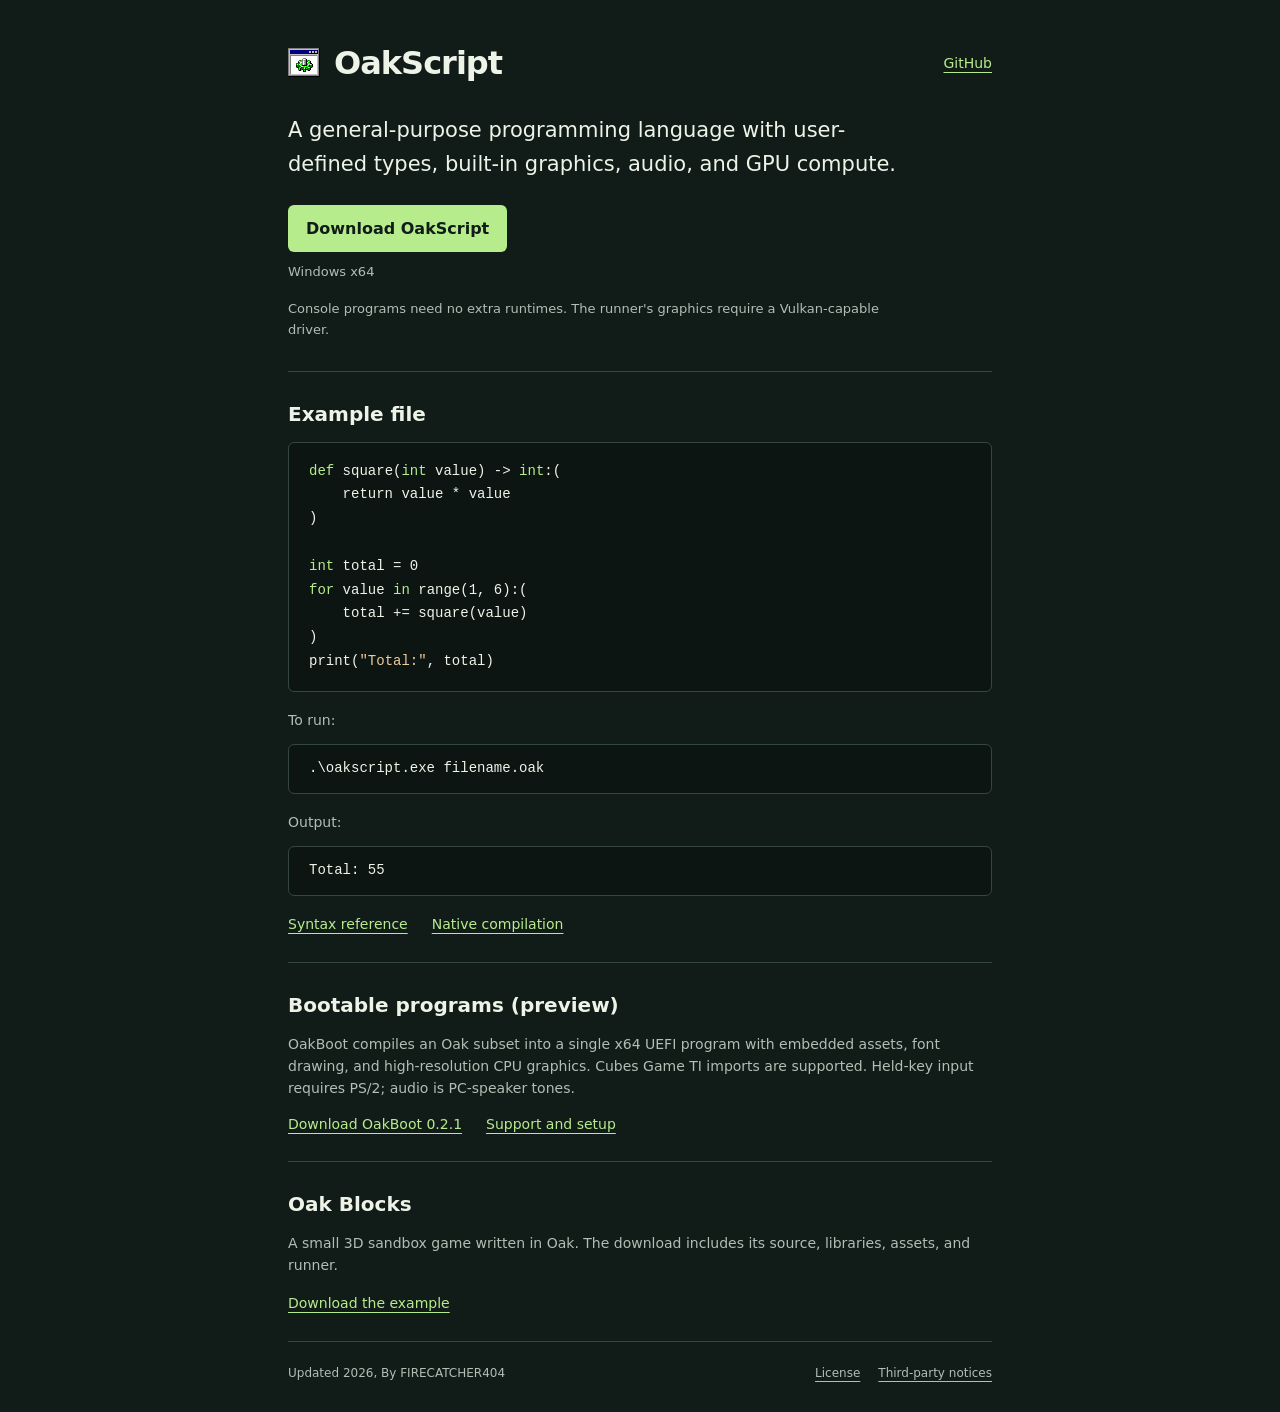
<file: index.html>
<!doctype html>
<html lang="en">
<head>
  <meta charset="utf-8">
  <meta name="viewport" content="width=device-width,initial-scale=1">
  <meta name="description" content="OakScript Project Page | Includes Downloads, Syntax, and Examples">
  <meta name="theme-color" content="#111c19">
  <title>OakScript</title>
  <link rel="icon" type="image/png" href="assets/logo.png">
  <link rel="stylesheet" href="styles.css?v=2">
</head>
<body>
  <a class="skip" href="#main">Skip to content</a>
  <div class="page">
    <header>
      <div class="brand"><img src="assets/logo.png" width="32" height="32" alt=""><h1>OakScript</h1></div>
      <a href="https://github.com/FIRECATCHER404/OakScript">GitHub</a>
    </header>
    <main id="main">
      <section class="intro" aria-label="About OakScript">
        <p class="lead">A general-purpose programming language with user-defined types, built-in graphics, audio, and GPU compute.</p>
        <a class="download" href="https://github.com/FIRECATCHER404/OakScript/releases/latest">Download OakScript</a>
        <p class="details">Windows x64</p>
        <p class="requirements">Console programs need no extra runtimes. The runner's graphics require a Vulkan-capable driver.</p>
      </section>
      <section class="example" aria-labelledby="run-title">
        <h2 id="run-title">Example file</h2>
        <pre><code><span class="keyword">def</span> square(<span class="keyword">int</span> value) -&gt; <span class="keyword">int</span>:(
    return value * value
)

<span class="keyword">int</span> total = 0
<span class="keyword">for</span> value <span class="keyword">in</span> range(1, 6):(
    total += square(value)
)
print(<span class="string">"Total:"</span>, total)</code></pre>
        <p>To run:</p>
        <pre class="command"><code>.\oakscript.exe filename.oak</code></pre>
        <p>Output:</p>
        <pre class="command"><code>Total: 55</code></pre>
        <nav class="docs" aria-label="Documentation">
          <a href="reference/syntax.html">Syntax reference</a>
          <a href="reference/native-compilation.html">Native compilation</a>
        </nav>
      </section>
      <section class="game" aria-labelledby="boot-title">
        <h2 id="boot-title">Bootable programs (preview)</h2>
        <p>OakBoot compiles an Oak subset into a single x64 UEFI program with embedded assets, font drawing, and high-resolution CPU graphics. Cubes Game TI imports are supported. Held-key input requires PS/2; audio is PC-speaker tones.</p>
        <nav class="docs" aria-label="OakBoot preview">
          <a href="https://github.com/FIRECATCHER404/OakScript/releases/download/v0.9.0/OakBoot-0.2.1-win-x64.zip">Download OakBoot 0.2.1</a>
          <a href="reference/oakboot.html">Support and setup</a>
        </nav>
      </section>
      <section class="game" aria-labelledby="game-title">
        <h2 id="game-title">Oak Blocks</h2>
        <p>A small 3D sandbox game written in Oak. The download includes its source, libraries, assets, and runner.</p>
        <a href="downloads/OakBlocks.zip" download>Download the example</a>
      </section>
    </main>
    <footer>
      <span>Updated 2026, By FIRECATCHER404</span>
      <div><a href="reference/LICENSE.txt">License</a><a href="reference/THIRD-PARTY-NOTICES.md">Third-party notices</a></div>
    </footer>
  </div>
</body>
</html>
</file>
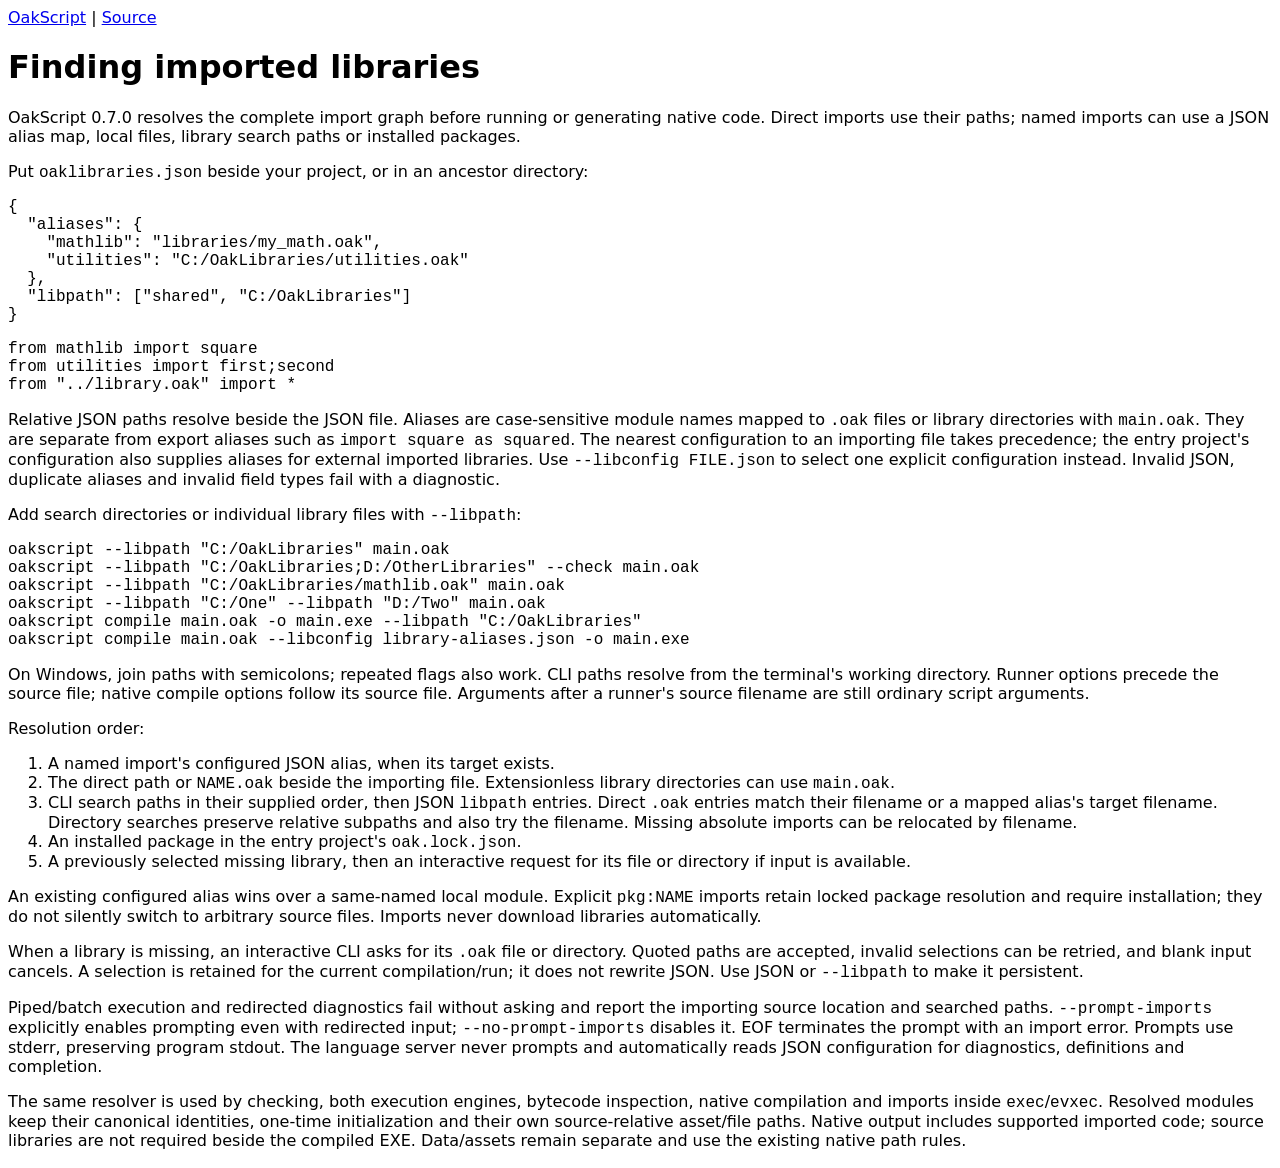
<file: reference/library-paths.html>
<!doctype html>
<html lang="en">
<head>
  <meta charset="utf-8">
  <meta name="viewport" content="width=device-width,initial-scale=1">
  <meta name="color-scheme" content="light dark">
  <title>Finding imported libraries - OakScript</title>
  <style>
    :root { color-scheme: light dark; }
    body { background: Canvas; color: CanvasText; font-family: system-ui, -apple-system, "Segoe UI", sans-serif; }
    code, pre { font-family: Consolas, "Cascadia Code", monospace; }
    pre { overflow-x: auto; }
  </style>
</head>
<body>
  <nav aria-label="Reference navigation"><a href="../">OakScript</a> | <a href="LIBRARY_PATHS.md">Source</a></nav>
  <main>
<h1>Finding imported libraries</h1>
<p>OakScript 0.7.0 resolves the complete import graph before running or generating
native code. Direct imports use their paths; named imports can use a JSON alias
map, local files, library search paths or installed packages.</p>
<p>Put <code>oaklibraries.json</code> beside your project, or in an ancestor directory:</p>
<pre><code class="language-json">{
  &quot;aliases&quot;: {
    &quot;mathlib&quot;: &quot;libraries/my_math.oak&quot;,
    &quot;utilities&quot;: &quot;C:/OakLibraries/utilities.oak&quot;
  },
  &quot;libpath&quot;: [&quot;shared&quot;, &quot;C:/OakLibraries&quot;]
}
</code></pre>
<pre><code class="language-oak">from mathlib import square
from utilities import first;second
from &quot;../library.oak&quot; import *
</code></pre>
<p>Relative JSON paths resolve beside the JSON file. Aliases are case-sensitive
module names mapped to <code>.oak</code> files or library directories with <code>main.oak</code>.
They are separate from export aliases such as <code>import square as squared</code>.
The nearest configuration to an importing file takes precedence; the entry
project's configuration also supplies aliases for external imported libraries.
Use <code>--libconfig FILE.json</code> to select one explicit configuration instead.
Invalid JSON, duplicate aliases and invalid field types fail with a diagnostic.</p>
<p>Add search directories or individual library files with <code>--libpath</code>:</p>
<pre><code class="language-powershell">oakscript --libpath &quot;C:/OakLibraries&quot; main.oak
oakscript --libpath &quot;C:/OakLibraries;D:/OtherLibraries&quot; --check main.oak
oakscript --libpath &quot;C:/OakLibraries/mathlib.oak&quot; main.oak
oakscript --libpath &quot;C:/One&quot; --libpath &quot;D:/Two&quot; main.oak
oakscript compile main.oak -o main.exe --libpath &quot;C:/OakLibraries&quot;
oakscript compile main.oak --libconfig library-aliases.json -o main.exe
</code></pre>
<p>On Windows, join paths with semicolons; repeated flags also work. CLI paths
resolve from the terminal's working directory. Runner options precede the
source file; native compile options follow its source file. Arguments after a
runner's source filename are still ordinary script arguments.</p>
<p>Resolution order:</p>
<ol>
<li>A named import's configured JSON alias, when its target exists.</li>
<li>The direct path or <code>NAME.oak</code> beside the importing file. Extensionless library
directories can use <code>main.oak</code>.</li>
<li>CLI search paths in their supplied order, then JSON <code>libpath</code> entries.
Direct <code>.oak</code> entries match their filename or a mapped alias's target filename.
Directory searches preserve relative subpaths and also try the filename.
Missing absolute imports can be relocated by filename.</li>
<li>An installed package in the entry project's <code>oak.lock.json</code>.</li>
<li>A previously selected missing library, then an interactive request for its
file or directory if input is available.</li>
</ol>
<p>An existing configured alias wins over a same-named local module. Explicit
<code>pkg:NAME</code> imports retain locked package resolution and require installation;
they do not silently switch to arbitrary source files. Imports never download
libraries automatically.</p>
<p>When a library is missing, an interactive CLI asks for its <code>.oak</code> file or
directory. Quoted paths are accepted, invalid selections can be retried, and
blank input cancels. A selection is retained for the current compilation/run;
it does not rewrite JSON. Use JSON or <code>--libpath</code> to make it persistent.</p>
<p>Piped/batch execution and redirected diagnostics fail without asking and report
the importing source location and searched paths. <code>--prompt-imports</code> explicitly
enables prompting even with redirected input; <code>--no-prompt-imports</code> disables it.
EOF terminates the prompt with an import error. Prompts use stderr, preserving
program stdout. The language server never prompts and automatically reads JSON
configuration for diagnostics, definitions and completion.</p>
<p>The same resolver is used by checking, both execution engines, bytecode
inspection, native compilation and imports inside <code>exec</code>/<code>evxec</code>. Resolved
modules keep their canonical identities, one-time initialization and their own
source-relative asset/file paths. Native output includes supported imported
code; source libraries are not required beside the compiled EXE. Data/assets
remain separate and use the existing native path rules.</p>
  </main>
</body>
</html>
</file>
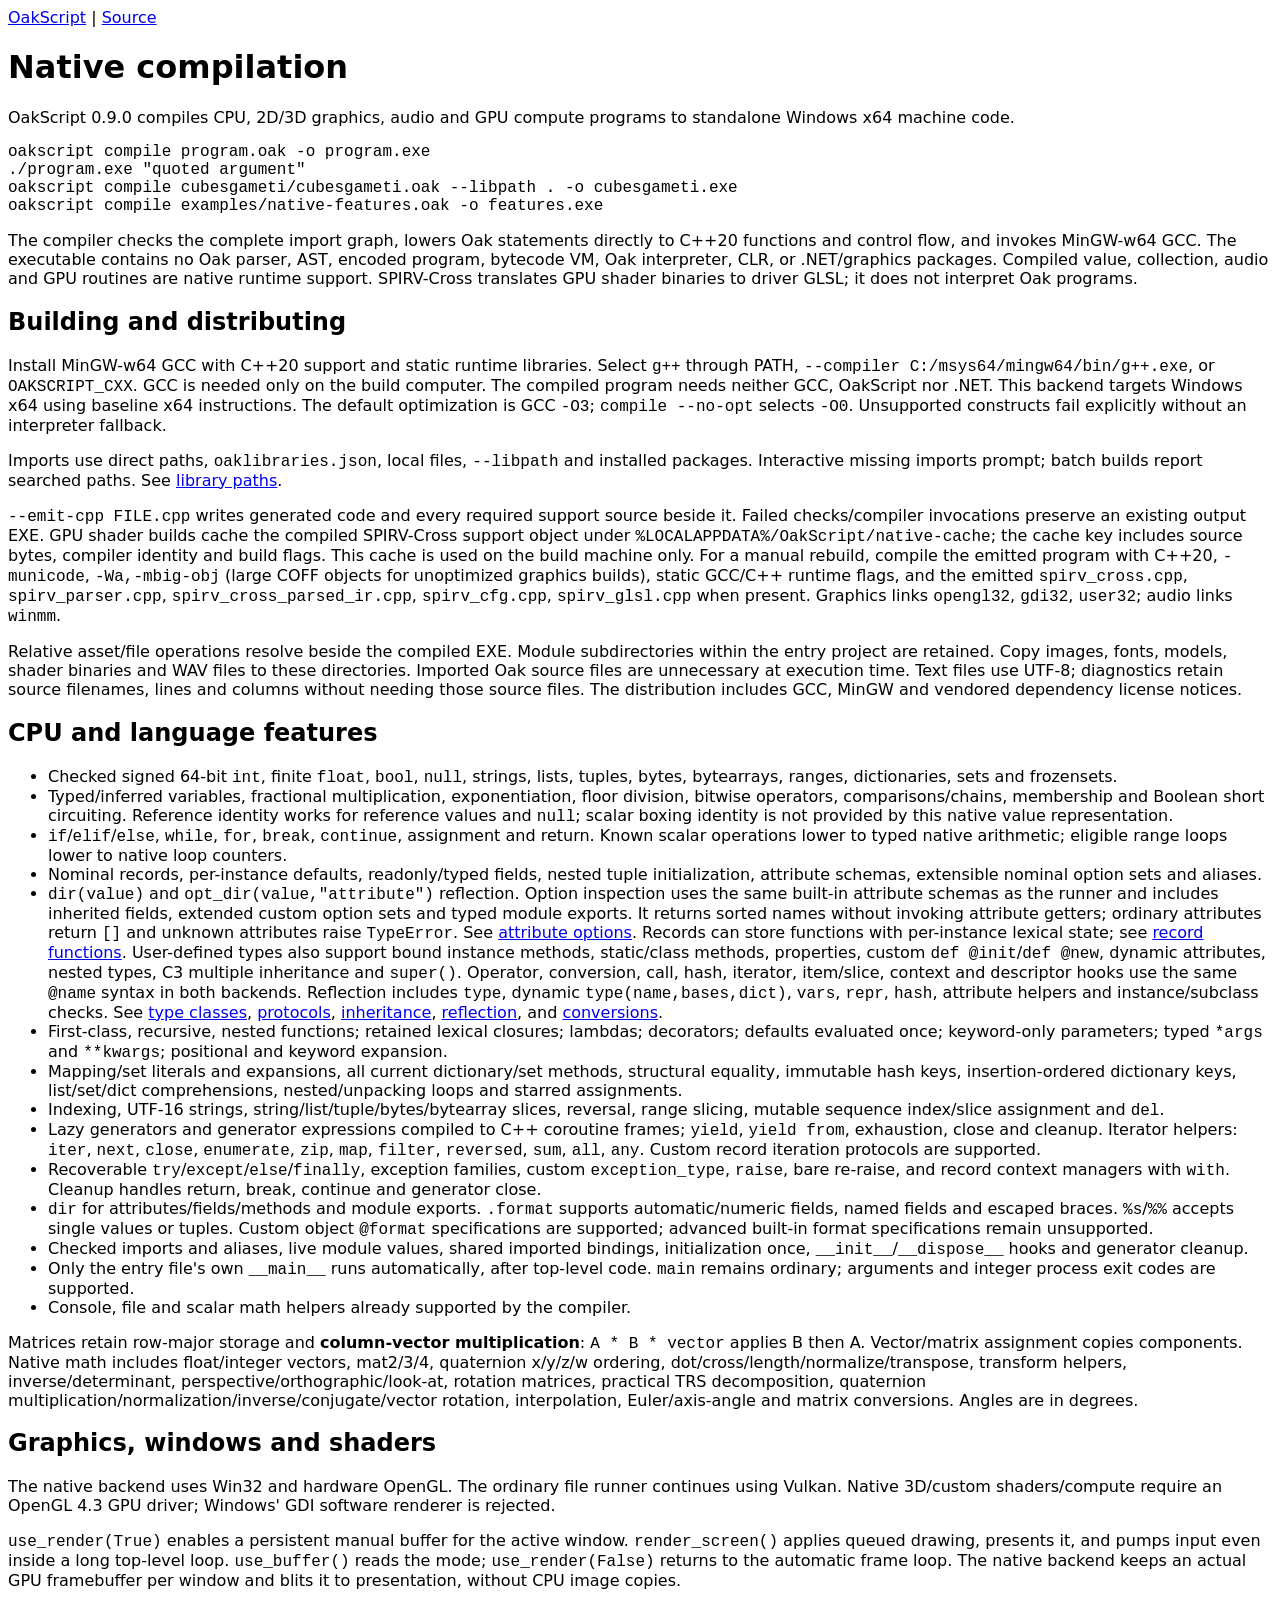
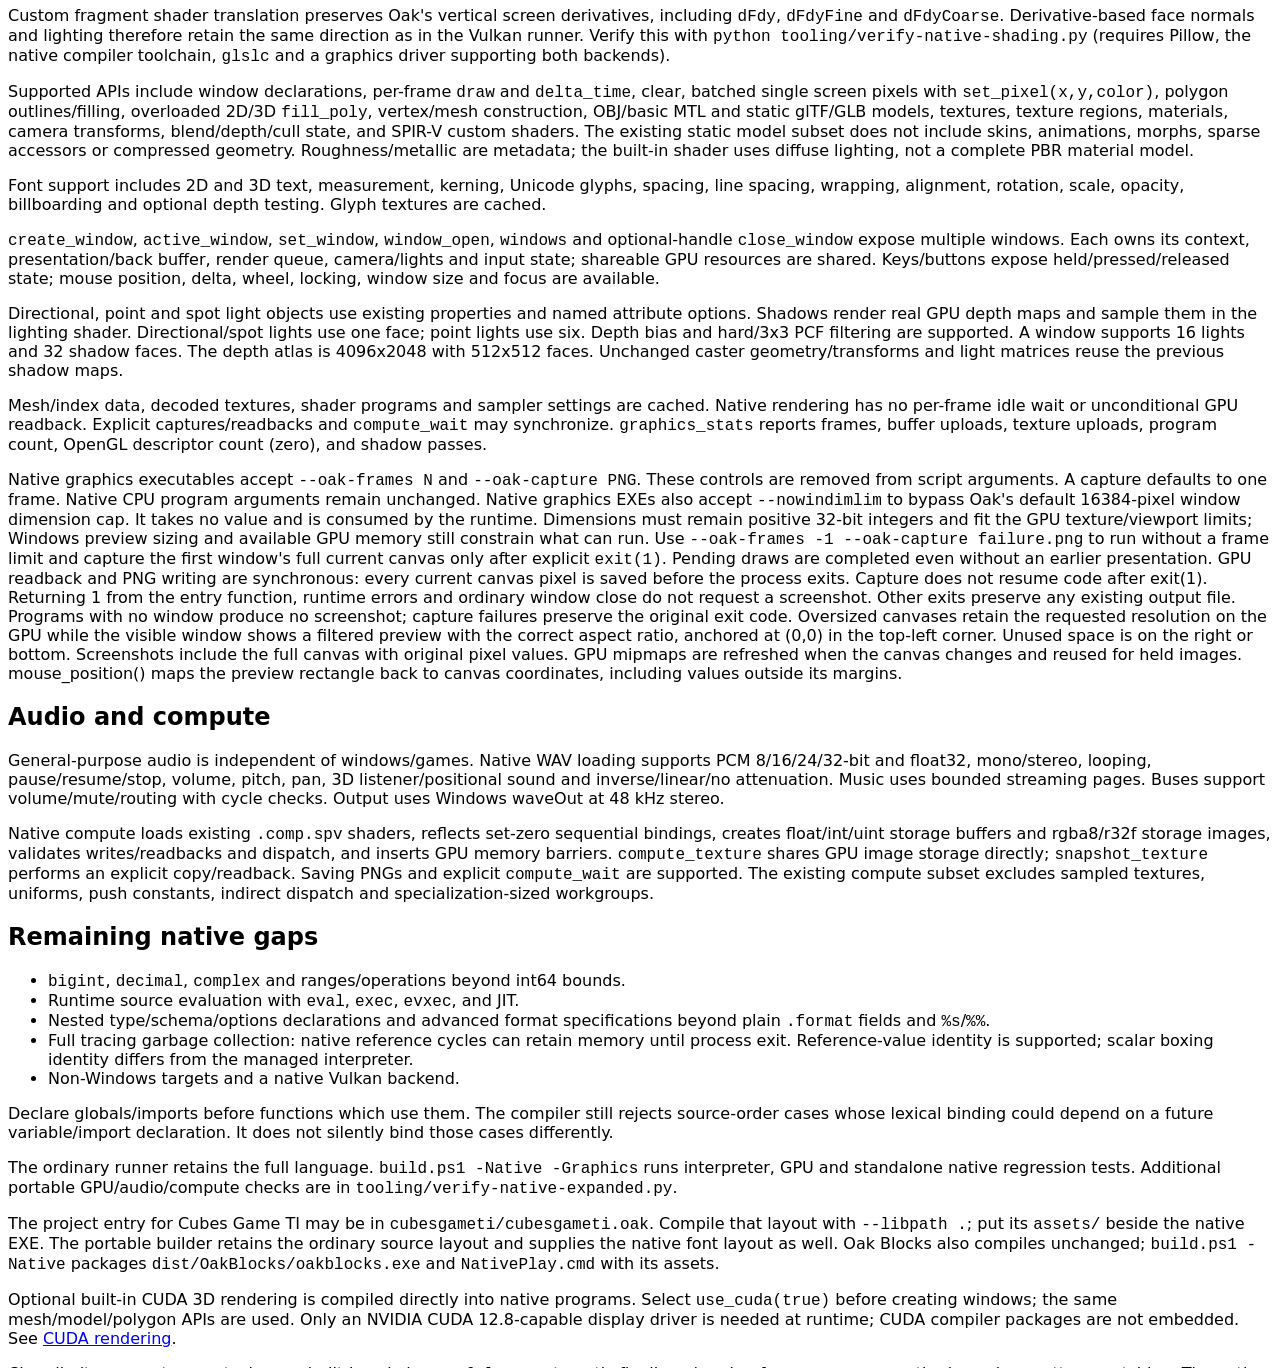
<file: reference/native-compilation.html>
<!doctype html>
<html lang="en">
<head>
  <meta charset="utf-8">
  <meta name="viewport" content="width=device-width,initial-scale=1">
  <meta name="color-scheme" content="light dark">
  <title>Native compilation - OakScript</title>
  <style>
    :root { color-scheme: light dark; }
    body { background: Canvas; color: CanvasText; font-family: system-ui, -apple-system, "Segoe UI", sans-serif; }
    code, pre { font-family: Consolas, "Cascadia Code", monospace; }
    pre { overflow-x: auto; }
  </style>
</head>
<body>
  <nav aria-label="Reference navigation"><a href="../">OakScript</a> | <a href="NATIVE_COMPILATION.md">Source</a></nav>
  <main>
<h1>Native compilation</h1>
<p>OakScript 0.9.0 compiles CPU, 2D/3D graphics, audio and GPU compute programs to
standalone Windows x64 machine code.</p>
<pre><code class="language-powershell">oakscript compile program.oak -o program.exe
./program.exe &quot;quoted argument&quot;
oakscript compile cubesgameti/cubesgameti.oak --libpath . -o cubesgameti.exe
oakscript compile examples/native-features.oak -o features.exe
</code></pre>
<p>The compiler checks the complete import graph, lowers Oak statements directly
to C++20 functions and control flow, and invokes MinGW-w64 GCC. The executable
contains no Oak parser, AST, encoded program, bytecode VM, Oak interpreter, CLR,
or .NET/graphics packages. Compiled value, collection, audio and GPU routines are
native runtime support. SPIRV-Cross translates GPU shader binaries to driver
GLSL; it does not interpret Oak programs.</p>
<h2>Building and distributing</h2>
<p>Install MinGW-w64 GCC with C++20 support and static runtime libraries. Select
<code>g++</code> through PATH, <code>--compiler C:/msys64/mingw64/bin/g++.exe</code>, or <code>OAKSCRIPT_CXX</code>.
GCC is needed only on the build computer. The compiled program needs neither
GCC, OakScript nor .NET. This backend targets Windows x64 using baseline x64
instructions. The default optimization is GCC <code>-O3</code>; <code>compile --no-opt</code> selects
<code>-O0</code>. Unsupported constructs fail explicitly without an interpreter fallback.</p>
<p>Imports use direct paths, <code>oaklibraries.json</code>, local files, <code>--libpath</code> and
installed packages. Interactive missing imports prompt; batch builds report
searched paths. See <a href="library-paths.html">library paths</a>.</p>
<p><code>--emit-cpp FILE.cpp</code> writes generated code and every required support source
beside it. Failed checks/compiler invocations preserve an existing output EXE.
GPU shader builds cache the compiled SPIRV-Cross support object under
<code>%LOCALAPPDATA%/OakScript/native-cache</code>; the cache key includes source bytes,
compiler identity and build flags. This cache is used on the build machine only.
For a manual rebuild, compile the emitted program with C++20, <code>-municode</code>,
<code>-Wa,-mbig-obj</code> (large COFF objects for unoptimized graphics builds), static
GCC/C++ runtime flags, and the emitted <code>spirv_cross.cpp</code>, <code>spirv_parser.cpp</code>,
<code>spirv_cross_parsed_ir.cpp</code>, <code>spirv_cfg.cpp</code>, <code>spirv_glsl.cpp</code> when present.
Graphics links <code>opengl32</code>, <code>gdi32</code>, <code>user32</code>; audio links <code>winmm</code>.</p>
<p>Relative asset/file operations resolve beside the compiled EXE. Module
subdirectories within the entry project are retained. Copy images, fonts,
models, shader binaries and WAV files to these directories. Imported Oak source
files are unnecessary at execution time. Text files use UTF-8; diagnostics
retain source filenames, lines and columns without needing those source files.
The distribution includes GCC, MinGW and vendored dependency license notices.</p>
<h2>CPU and language features</h2>
<ul>
<li>Checked signed 64-bit <code>int</code>, finite <code>float</code>, <code>bool</code>, <code>null</code>, strings, lists,
tuples, bytes, bytearrays, ranges, dictionaries, sets and frozensets.</li>
<li>Typed/inferred variables, fractional multiplication, exponentiation, floor
division, bitwise operators, comparisons/chains, membership and Boolean
short circuiting. Reference identity works for reference values and <code>null</code>;
scalar boxing identity is not provided by this native value representation.</li>
<li><code>if</code>/<code>elif</code>/<code>else</code>, <code>while</code>, <code>for</code>, <code>break</code>, <code>continue</code>, assignment and return.
Known scalar operations lower to typed native arithmetic; eligible range
loops lower to native loop counters.</li>
<li>Nominal records, per-instance defaults, readonly/typed fields, nested tuple
initialization, attribute schemas, extensible nominal option sets and aliases.</li>
<li><code>dir(value)</code> and <code>opt_dir(value,&quot;attribute&quot;)</code> reflection. Option inspection
uses the same built-in attribute schemas as the runner and includes inherited
fields, extended custom option sets and typed module exports. It returns sorted
names without invoking attribute getters; ordinary attributes return <code>[]</code> and
unknown attributes raise <code>TypeError</code>. See <a href="https://github.com/FIRECATCHER404/OakScript/blob/main/examples/attribute-options.oak">attribute options</a>.
Records can store functions with per-instance lexical state; see
<a href="https://github.com/FIRECATCHER404/OakScript/blob/main/examples/record-functions.oak">record functions</a>. User-defined types also
support bound instance methods, static/class methods, properties, custom
<code>def @init</code>/<code>def @new</code>, dynamic attributes, nested types, C3 multiple inheritance
and <code>super()</code>. Operator, conversion, call, hash, iterator, item/slice, context
and descriptor hooks use the same <code>@name</code> syntax in both backends.
Reflection includes <code>type</code>, dynamic <code>type(name,bases,dict)</code>, <code>vars</code>, <code>repr</code>,
<code>hash</code>, attribute helpers and instance/subclass checks. See
<a href="https://github.com/FIRECATCHER404/OakScript/blob/main/examples/type-classes.oak">type classes</a>, <a href="https://github.com/FIRECATCHER404/OakScript/blob/main/examples/type-protocols.oak">protocols</a>,
<a href="https://github.com/FIRECATCHER404/OakScript/blob/main/examples/type-inheritance.oak">inheritance</a>, <a href="https://github.com/FIRECATCHER404/OakScript/blob/main/examples/type-reflection.oak">reflection</a>,
and <a href="https://github.com/FIRECATCHER404/OakScript/blob/main/examples/type-conversions.oak">conversions</a>.</li>
<li>First-class, recursive, nested functions; retained lexical closures; lambdas;
decorators; defaults evaluated once; keyword-only parameters; typed <code>*args</code>
and <code>**kwargs</code>; positional and keyword expansion.</li>
<li>Mapping/set literals and expansions, all current dictionary/set methods,
structural equality, immutable hash keys, insertion-ordered dictionary keys,
list/set/dict comprehensions, nested/unpacking loops and starred assignments.</li>
<li>Indexing, UTF-16 strings, string/list/tuple/bytes/bytearray slices, reversal,
range slicing, mutable sequence index/slice assignment and <code>del</code>.</li>
<li>Lazy generators and generator expressions compiled to C++ coroutine frames;
<code>yield</code>, <code>yield from</code>, exhaustion, close and cleanup. Iterator helpers:
<code>iter</code>, <code>next</code>, <code>close</code>, <code>enumerate</code>, <code>zip</code>, <code>map</code>, <code>filter</code>, <code>reversed</code>,
<code>sum</code>, <code>all</code>, <code>any</code>. Custom record iteration protocols are supported.</li>
<li>Recoverable <code>try</code>/<code>except</code>/<code>else</code>/<code>finally</code>, exception families, custom
<code>exception_type</code>, <code>raise</code>, bare re-raise, and record context managers with
<code>with</code>. Cleanup handles return, break, continue and generator close.</li>
<li><code>dir</code> for attributes/fields/methods and module exports. <code>.format</code> supports
automatic/numeric fields, named fields and escaped braces. <code>%s</code>/<code>%%</code> accepts
single values or tuples. Custom object <code>@format</code> specifications are supported; advanced built-in format
specifications remain unsupported.</li>
<li>Checked imports and aliases, live module values, shared imported bindings,
initialization once, <code>__init__</code>/<code>__dispose__</code> hooks and generator cleanup.</li>
<li>Only the entry file's own <code>__main__</code> runs automatically, after top-level code.
<code>main</code> remains ordinary; arguments and integer process exit codes are supported.</li>
<li>Console, file and scalar math helpers already supported by the compiler.</li>
</ul>
<p>Matrices retain row-major storage and <strong>column-vector multiplication</strong>:
<code>A * B * vector</code> applies B then A. Vector/matrix assignment copies components.
Native math includes float/integer vectors, mat2/3/4, quaternion x/y/z/w ordering,
dot/cross/length/normalize/transpose, transform helpers, inverse/determinant,
perspective/orthographic/look-at, rotation matrices, practical TRS decomposition,
quaternion multiplication/normalization/inverse/conjugate/vector rotation,
interpolation, Euler/axis-angle and matrix conversions. Angles are in degrees.</p>
<h2>Graphics, windows and shaders</h2>
<p>The native backend uses Win32 and hardware OpenGL. The ordinary file runner
continues using Vulkan. Native 3D/custom shaders/compute require an OpenGL 4.3
GPU driver; Windows' GDI software renderer is rejected.</p>
<p><code>use_render(True)</code> enables a persistent manual buffer for the active window.
<code>render_screen()</code> applies queued drawing, presents it, and pumps input even
inside a long top-level loop. <code>use_buffer()</code> reads the mode; <code>use_render(False)</code>
returns to the automatic frame loop. The native backend keeps an actual GPU
framebuffer per window and blits it to presentation, without CPU image copies.</p>
<p>Custom fragment shader translation preserves Oak's vertical screen derivatives,
including <code>dFdy</code>, <code>dFdyFine</code> and <code>dFdyCoarse</code>. Derivative-based face normals and
lighting therefore retain the same direction as in the Vulkan runner. Verify
this with <code>python tooling/verify-native-shading.py</code> (requires Pillow, the native
compiler toolchain, <code>glslc</code> and a graphics driver supporting both backends).</p>
<p>Supported APIs include window declarations, per-frame <code>draw</code> and <code>delta_time</code>,
clear, batched single screen pixels with <code>set_pixel(x,y,color)</code>, polygon
outlines/filling, overloaded 2D/3D <code>fill_poly</code>, vertex/mesh
construction, OBJ/basic MTL and static glTF/GLB models, textures, texture regions,
materials, camera transforms, blend/depth/cull state, and SPIR-V custom shaders.
The existing static model subset does not include skins, animations, morphs,
sparse accessors or compressed geometry. Roughness/metallic are metadata;
the built-in shader uses diffuse lighting, not a complete PBR material model.</p>
<p>Font support includes 2D and 3D text, measurement, kerning, Unicode glyphs,
spacing, line spacing, wrapping, alignment, rotation, scale, opacity,
billboarding and optional depth testing. Glyph textures are cached.</p>
<p><code>create_window</code>, <code>active_window</code>, <code>set_window</code>, <code>window_open</code>, <code>windows</code> and
optional-handle <code>close_window</code> expose multiple windows. Each owns its context,
presentation/back buffer, render queue, camera/lights and input state; shareable
GPU resources are shared. Keys/buttons expose held/pressed/released state;
mouse position, delta, wheel, locking, window size and focus are available.</p>
<p>Directional, point and spot light objects use existing properties and named
attribute options. Shadows render real GPU depth maps and sample them in the
lighting shader. Directional/spot lights use one face; point lights use six.
Depth bias and hard/3x3 PCF filtering are supported. A window supports 16 lights
and 32 shadow faces. The depth atlas is 4096x2048 with 512x512 faces. Unchanged
caster geometry/transforms and light matrices reuse the previous shadow maps.</p>
<p>Mesh/index data, decoded textures, shader programs and sampler settings are
cached. Native rendering has no per-frame idle wait or unconditional GPU
readback. Explicit captures/readbacks and <code>compute_wait</code> may synchronize.
<code>graphics_stats</code> reports frames, buffer uploads, texture uploads, program count,
OpenGL descriptor count (zero), and shadow passes.</p>
<p>Native graphics executables accept <code>--oak-frames N</code> and <code>--oak-capture PNG</code>.
These controls are removed from script arguments. A capture defaults to one
frame. Native CPU program arguments remain unchanged.
Native graphics EXEs also accept <code>--nowindimlim</code> to bypass Oak's default 16384-pixel
window dimension cap. It takes no value and is consumed by the runtime. Dimensions
must remain positive 32-bit integers and fit the GPU texture/viewport limits;
Windows preview sizing and available GPU memory still constrain what can run.
Use <code>--oak-frames -1 --oak-capture failure.png</code> to run without a frame limit and
capture the first window's full current canvas only after explicit <code>exit(1)</code>.
Pending draws are completed even without an earlier presentation.
GPU readback and PNG writing are synchronous: every current canvas pixel is saved
before the process exits. Capture does not resume code after exit(1).
Returning 1 from the entry function, runtime errors and ordinary window close do not request
a screenshot. Other exits preserve any existing output file. Programs with no
window produce no screenshot; capture failures preserve the original exit code.
Oversized canvases retain the requested resolution on the GPU while the visible
window shows a filtered preview with the correct aspect ratio, anchored at (0,0)
in the top-left corner. Unused space is on the right or bottom. Screenshots
include the full canvas with original pixel values. GPU mipmaps are refreshed
when the canvas changes and reused for held images. mouse_position() maps the
preview rectangle back to canvas coordinates, including values outside its margins.</p>
<h2>Audio and compute</h2>
<p>General-purpose audio is independent of windows/games. Native WAV loading
supports PCM 8/16/24/32-bit and float32, mono/stereo, looping, pause/resume/stop,
volume, pitch, pan, 3D listener/positional sound and inverse/linear/no attenuation.
Music uses bounded streaming pages. Buses support volume/mute/routing with cycle
checks. Output uses Windows waveOut at 48 kHz stereo.</p>
<p>Native compute loads existing <code>.comp.spv</code> shaders, reflects set-zero sequential
bindings, creates float/int/uint storage buffers and rgba8/r32f storage images,
validates writes/readbacks and dispatch, and inserts GPU memory barriers.
<code>compute_texture</code> shares GPU image storage directly; <code>snapshot_texture</code> performs
an explicit copy/readback. Saving PNGs and explicit <code>compute_wait</code> are supported.
The existing compute subset excludes sampled textures, uniforms, push constants,
indirect dispatch and specialization-sized workgroups.</p>
<h2>Remaining native gaps</h2>
<ul>
<li><code>bigint</code>, <code>decimal</code>, <code>complex</code> and ranges/operations beyond int64 bounds.</li>
<li>Runtime source evaluation with <code>eval</code>, <code>exec</code>, <code>evxec</code>, and JIT.</li>
<li>Nested type/schema/options declarations and advanced format specifications
beyond plain <code>.format</code> fields and <code>%s</code>/<code>%%</code>.</li>
<li>Full tracing garbage collection: native reference cycles can retain memory
until process exit. Reference-value identity is supported; scalar boxing
identity differs from the managed interpreter.</li>
<li>Non-Windows targets and a native Vulkan backend.</li>
</ul>
<p>Declare globals/imports before functions which use them. The compiler still
rejects source-order cases whose lexical binding could depend on a future
variable/import declaration. It does not silently bind those cases differently.</p>
<p>The ordinary runner retains the full language. <code>build.ps1 -Native -Graphics</code>
runs interpreter, GPU and standalone native regression tests. Additional
portable GPU/audio/compute checks are in <code>tooling/verify-native-expanded.py</code>.</p>
<p>The project entry for Cubes Game TI may be in <code>cubesgameti/cubesgameti.oak</code>.
Compile that layout with <code>--libpath .</code>; put its <code>assets/</code> beside the native EXE.
The portable builder retains the ordinary source layout and supplies the native
font layout as well. Oak Blocks also compiles unchanged; <code>build.ps1 -Native</code>
packages <code>dist/OakBlocks/oakblocks.exe</code> and <code>NativePlay.cmd</code> with its assets.</p>
<p>Optional built-in CUDA 3D rendering is compiled directly into native programs.
Select <code>use_cuda(true)</code> before creating windows; the same mesh/model/polygon APIs
are used. Only an NVIDIA CUDA 12.8-capable display driver is needed at runtime;
CUDA compiler packages are not embedded. See <a href="CUDA_RENDERING.md">CUDA rendering</a>.</p>
<p>Class limits: no custom metaclasses, built-in subclasses, <code>@slots</code>, automatic
finalizers/weak references, async methods or class-pattern matching. The native
backend still rejects bigint/decimal/complex and dynamic eval/exec/evxec.</p>
  </main>
</body>
</html>
</file>
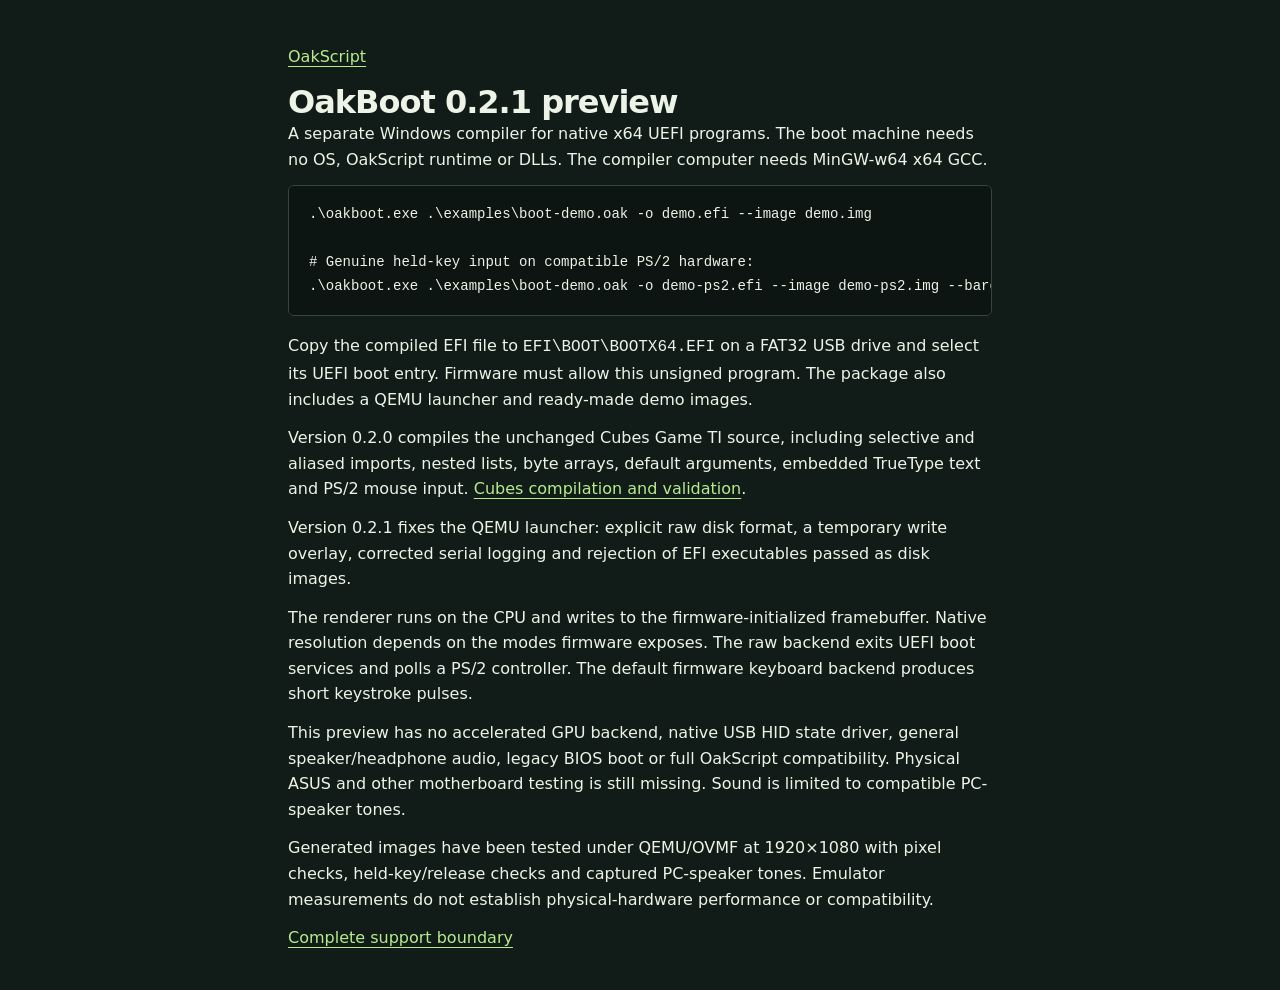
<file: reference/oakboot.html>
<!doctype html>
<html lang="en">
<head>
  <meta charset="utf-8">
  <meta name="viewport" content="width=device-width,initial-scale=1">
  <title>OakBoot preview - OakScript</title>
  <link rel="icon" type="image/png" href="../assets/logo.png">
  <link rel="stylesheet" href="../styles.css?v=2">
</head>
<body>
  <main class="page">
    <p><a href="../">OakScript</a></p>
    <h1>OakBoot 0.2.1 preview</h1>
    <p>A separate Windows compiler for native x64 UEFI programs. The boot machine needs no OS, OakScript runtime or DLLs. The compiler computer needs MinGW-w64 x64 GCC.</p>
    <pre><code>.\oakboot.exe .\examples\boot-demo.oak -o demo.efi --image demo.img

# Genuine held-key input on compatible PS/2 hardware:
.\oakboot.exe .\examples\boot-demo.oak -o demo-ps2.efi --image demo-ps2.img --bare-metal --keyboard ps2</code></pre>
    <p>Copy the compiled EFI file to <code>EFI\BOOT\BOOTX64.EFI</code> on a FAT32 USB drive and select its UEFI boot entry. Firmware must allow this unsigned program. The package also includes a QEMU launcher and ready-made demo images.</p>
    <p>Version 0.2.0 compiles the unchanged Cubes Game TI source, including selective and aliased imports, nested lists, byte arrays, default arguments, embedded TrueType text and PS/2 mouse input. <a href="OAKBOOT_CUBES.md">Cubes compilation and validation</a>.</p>
    <p>Version 0.2.1 fixes the QEMU launcher: explicit raw disk format, a temporary write overlay, corrected serial logging and rejection of EFI executables passed as disk images.</p>
    <p>The renderer runs on the CPU and writes to the firmware-initialized framebuffer. Native resolution depends on the modes firmware exposes. The raw backend exits UEFI boot services and polls a PS/2 controller. The default firmware keyboard backend produces short keystroke pulses.</p>
    <p>This preview has no accelerated GPU backend, native USB HID state driver, general speaker/headphone audio, legacy BIOS boot or full OakScript compatibility. Physical ASUS and other motherboard testing is still missing. Sound is limited to compatible PC-speaker tones.</p>
    <p>Generated images have been tested under QEMU/OVMF at 1920×1080 with pixel checks, held-key/release checks and captured PC-speaker tones. Emulator measurements do not establish physical-hardware performance or compatibility.</p>
    <p><a href="OAKBOOT_SUPPORT.md">Complete support boundary</a></p>
  </main>
</body>
</html>
</file>
<file: styles.css>
:root {
  color-scheme: dark;
  --background: #111c19;
  --surface: #0c1512;
  --text: #eef3e8;
  --muted: #b0beb4;
  --accent: #b7ec8d;
  --border: #35463d;
}
* { box-sizing: border-box; }
body {
  margin: 0;
  background: var(--background);
  color: var(--text);
  font: 16px/1.6 system-ui, -apple-system, "Segoe UI", sans-serif;
}
.page { width: min(760px, 100%); margin: auto; padding: 44px 28px 28px; }
a { color: var(--accent); text-underline-offset: 4px; }
a:hover { text-decoration-thickness: 2px; }
a:focus-visible { outline: 3px solid var(--accent); outline-offset: 5px; }
.skip { position: absolute; top: -100px; left: 20px; background: var(--accent); color: var(--background); padding: 10px; }
.skip:focus { top: 10px; }
header { display: flex; justify-content: space-between; align-items: center; gap: 20px; }
.brand { display: flex; align-items: center; gap: 14px; }
.brand img { image-rendering: pixelated; flex-shrink: 0; }
h1 { font-size: 32px; letter-spacing: -1px; line-height: 1.2; margin: 0; }
header > a { font-size: 14px; }
.intro { padding: 32px 0 30px; }
.lead { font-size: 21px; max-width: 620px; margin: 0 0 23px; }
.download { display: inline-block; background: var(--accent); color: var(--background); padding: 11px 18px; border-radius: 6px; font-weight: 650; text-decoration: none; }
.download:hover { background: #c8f4a5; text-decoration: none; }
.details { font-size: 13px; color: var(--muted); margin: 10px 0 16px; }
.requirements { max-width: 610px; font-size: 13px; color: var(--muted); margin: 0; }
.example, .game { border-top: 1px solid var(--border); padding: 26px 0; }
h2 { font-size: 20px; font-weight: 600; margin: 0 0 12px; }
p { margin: 0 0 13px; }
.example p, .game p { color: var(--muted); font-size: 14px; }
code { font-family: Consolas, "Cascadia Code", monospace; }
pre { padding: 17px 20px; margin: 0 0 17px; overflow-x: auto; border: 1px solid var(--border); background: var(--surface); border-radius: 6px; font-size: 14px; line-height: 1.7; }
.command { padding-top: 12px; padding-bottom: 12px; }
.keyword { color: var(--accent); }
.string { color: #edcc9c; }
.docs { display: flex; flex-wrap: wrap; gap: 10px 24px; font-size: 14px; }
.game > a { font-size: 14px; }
footer { display: flex; justify-content: space-between; align-items: center; flex-wrap: wrap; gap: 12px; border-top: 1px solid var(--border); padding-top: 22px; color: var(--muted); font-size: 12px; }
footer div { display: flex; flex-wrap: wrap; gap: 18px; }
footer a { color: var(--muted); }
@media (max-width: 480px) {
  .page { padding: 28px 20px 24px; }
  h1 { font-size: 27px; }
  .brand { gap: 10px; }
  .lead { font-size: 19px; }
  pre { font-size: 12px; padding-left: 13px; padding-right: 13px; }
  footer { align-items: flex-start; flex-direction: column; }
}
</file>
